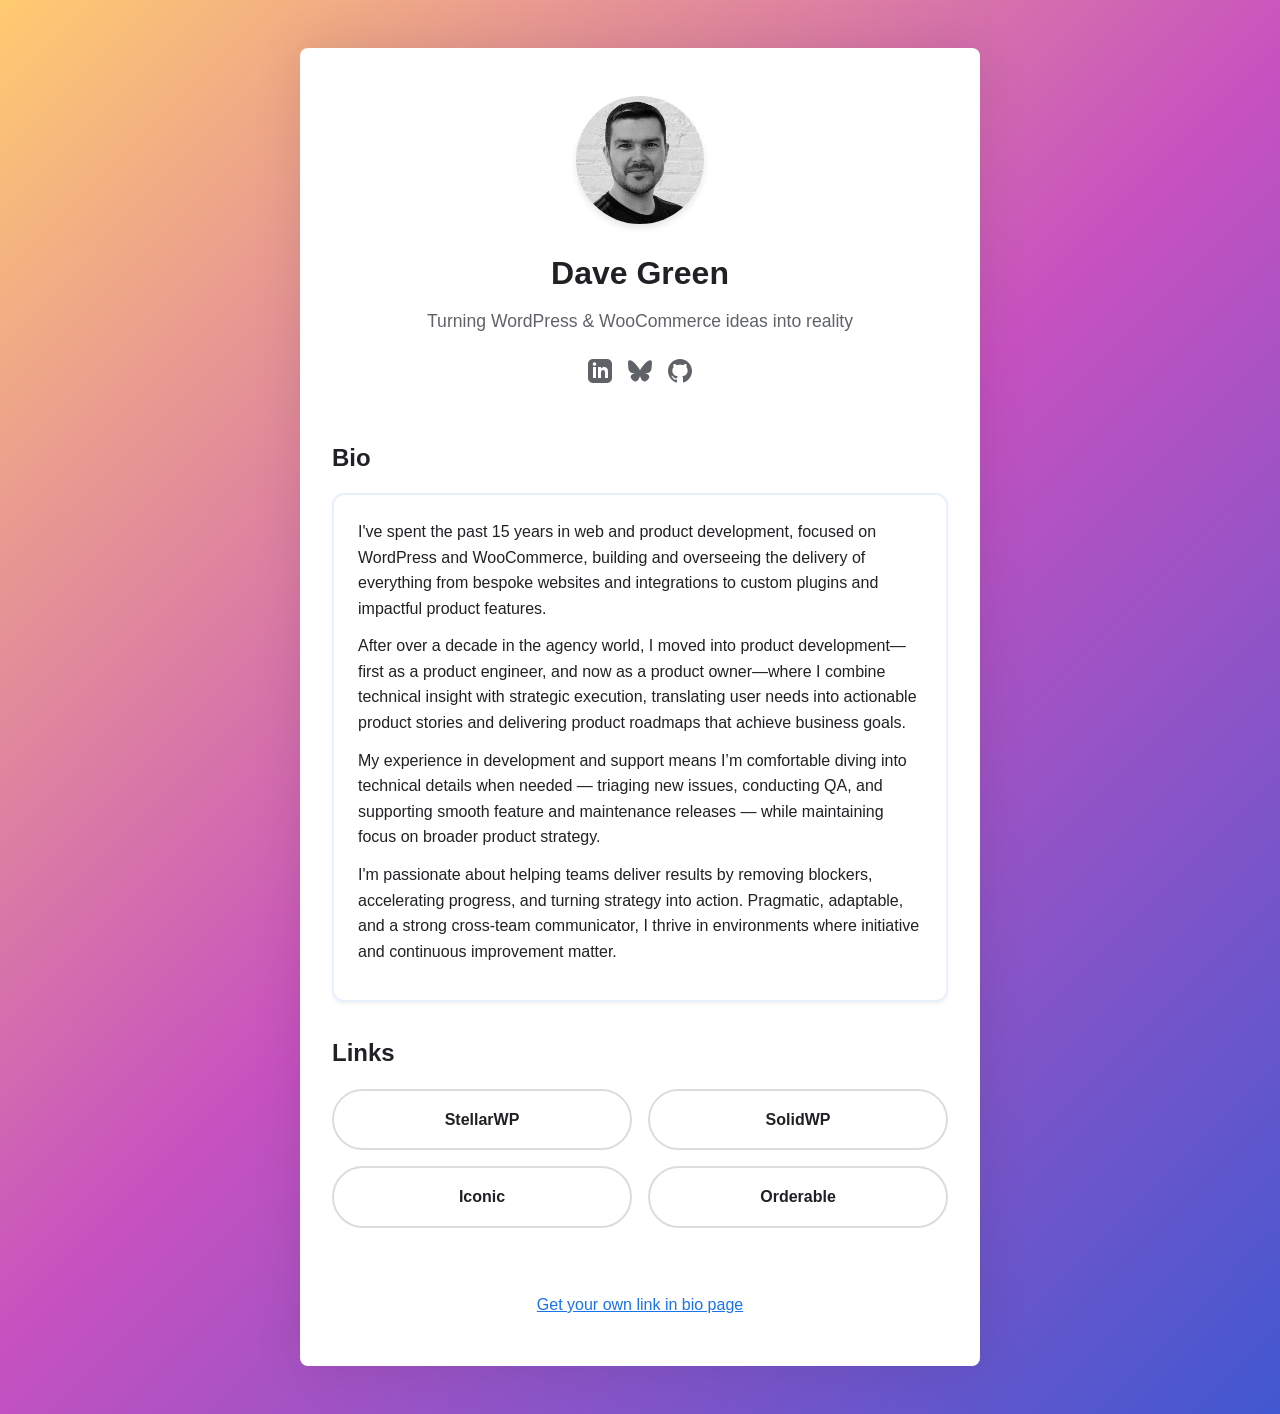
<file: index.html>
<!DOCTYPE html>
<html lang="en">
<head>
  <meta charset="UTF-8" />
  <meta name="viewport" content="width=device-width, initial-scale=1.0"/>
  <meta name="description" content="Personal bio site for Dave Green - Product Owner / Manager | Web, WordPress & WooCommerce" />
  <title id="page-title">Loading...</title>
  <style>
    /* Critical layout CSS */
    * {
      margin: 0;
      padding: 0;
      box-sizing: border-box;
    }
    
    .bio-container {
      max-width: 680px;
      margin: 3rem auto;
      padding: 2rem;
      display: flex;
      flex-direction: column;
      gap: 2rem;
      min-height: calc(100vh - 6rem);
    }
    
    .profile-header {
      text-align: center;
      padding: 1rem;
    }
    
    header #gravatar-image {
      width: 128px;
      height: 128px;
      border-radius: 50%;
      margin-bottom: 1rem;
    }
    
    .social-icons {
      display: flex;
      flex-wrap: wrap;
      justify-content: center;
      gap: 1rem;
      margin-top: 1rem;
    }
    
    .links-grid {
      display: flex;
      flex-wrap: wrap;
      gap: 1rem;
      justify-content: center;
    }
    
    .link-button {
      flex: 1 1 calc(33.333% - 1rem);
      min-width: 200px;
      max-width: 100%;
      box-sizing: border-box;
      text-align: center;
    }
    
    @media (max-width: 768px) {
      .bio-container {
        max-width: calc(100vw - 3rem);
        margin: 1.5rem;
        padding: 1rem;
        min-height: calc(100vh - 3rem);
      }
      
      .profile-image {
        width: 96px;
        height: 96px;
      }
      
      .links-grid {
        flex-direction: column;
      }
      
      .link-button {
        flex: 1 1 100%;
        min-width: 0;
      }
    }
  </style>
  <link rel="preload" href="styles/core.css" as="style">
  <link id="core-stylesheet" rel="stylesheet" href="styles/core.css" />
  <!-- Theme stylesheet will be injected by main.js -->
  <script src="crypto-js.min.js" defer></script>
  <script src="main.js" defer></script>

</head>
<body>
  <main class="bio-container" role="main">
    <header class="profile-header" role="banner">
      <img id="gravatar-image" src="avatar.jpg" alt="Profile picture of Dave Green" class="hovercard" width="128" height="128" />
      <h1 id="profile-name" aria-label="Name"></h1>
      <p id="profile-tagline" class="tagline" aria-label="Tagline"></p>
      <nav class="social-icons" aria-label="Social media links">
        <!-- Social icons will be dynamically inserted here -->
      </nav>
    </header>

    <section class="bio" aria-label="Biography">
      <h2>Bio</h2>
      <div id="bio-text"><!-- Bio will be dynamically inserted here --></div>
    </section>

    <section id="link-section" class="link-section" aria-label="Quick links">
      <h2>Links</h2>
      <div class="links-grid"><!-- Links will be dynamically inserted here --></div>
    </section>

    <!-- <section class="blog-section" aria-label="Latest blog post">
      <h2>Latest from my Blog</h2>
      <div class="blog-post">
        <div class="post-content">
          <p>Loading latest post...</p>
        </div>
      </div>
    </section> -->

    <footer class="footer" role="contentinfo">
      <!-- <div class="footer-buttons">
        <a id="contact-button" href="#" class="support-button" aria-label="Contact Me"></a>
        <a id="support-button" href="#" class="support-button" aria-label="Support button"></a>
      </div> -->
      <div class="credits">
        <p><a href="https://github.com/mathetos/mathetos.github.io">Get your own link in bio page</a></p>
      </div>
    </footer>
  </main>
  <script>
  (function() {
    function init() {
      console.log('Page initialized');
    }

    if (document.readyState !== 'loading') {
      init();
    } else {
      document.addEventListener('DOMContentLoaded', init);
    }
  })();
  </script>
</body>
</html>
</file>
<file: styles/core.css>
/* Reset */
* {
    margin: 0;
    padding: 0;
    box-sizing: border-box;
}

body {
    font-family: -apple-system, BlinkMacSystemFont, 'Segoe UI', Roboto, Oxygen, Ubuntu, Cantarell, 'Open Sans', 'Helvetica Neue', sans-serif;
    line-height: 1.6;
    color: var(--text-color);
    background: var(--background-color);
}

.bio-container {
    max-width: 680px;
    margin: 3rem auto;
    padding: 2rem;
    display: flex;
    flex-direction: column;
    gap: 2rem;
    min-height: calc(100vh - 6rem);
    background: var(--background-color);
}

.profile-header {
    text-align: center;
    padding: 1rem;
}

#gravatar-image {
    width: 128px;
    height: 128px;
    border-radius: 50%;
    margin-bottom: 1rem;
}

h1 {
    font-size: 2rem;
    margin-bottom: 0.5rem;
}


h2 {
    margin-bottom: 1rem;
    font-size: 1.5rem;
}

.tagline {
    font-size: 1.1rem;
    margin-bottom: 1.5rem;
}

.social-icons {
    display: flex;
    flex-wrap: wrap;
    justify-content: center;
    gap: 1rem;
    margin-top: 1rem;
}

.social-icons a {
    text-decoration: none;
    transition: all 0.2s ease;
}

.social-icon {
    width: 24px;
    height: 24px;
    transition: all 0.2s ease;
}

.links-grid {
    display: flex;
    flex-wrap: wrap;
    gap: 1rem;
    justify-content: center;
}

.link-button {
    flex: 1 1 calc(33.333% - 1rem);
    min-width: 200px;
    max-width: 100%;
    box-sizing: border-box;
    text-align: center;
    text-decoration: none;
    color: var(--link-color);
    background: var(--button-bg-color);
    border: 1px solid var(--border-color);
}

.link-button:hover,
.link-button:focus {
    color: var(--button-hover-text-color);
    background: var(--button-hover-bg-color);
}

.bio {
    border-radius: 12px;
}

#bio-text {
    border-radius: 12px;
    padding: 1.5rem;
}

#bio-text p {
    color: var(--text-color);
    margin-bottom: 12px;
  }

.blog-post {
    padding: 1.5rem;
    border-radius: 12px;
}

.blog-post h3 {
    margin-bottom: 0.5rem;
}

.read-more {
    display: inline-block;
    margin-top: 1rem;
    text-decoration: none;
    font-weight: 500;
}

.footer {
    text-align: center;
    margin-top: auto;
    padding: 1rem;
    color: var(--text-color);
}

.footer div {
    margin: 1rem 0 0 0
}

.support-button {
    display: inline-block;
    padding: 0.8rem 1.5rem;
    border-radius: 25px;
    text-decoration: none;
    font-weight: 500;
    transition: all 0.2s ease;
    background: var(--button-bg-color);
    color: var(--button-text-color);
    margin: 0 1rem;
}

.support-button:hover {
    background: var(--button-hover-bg-color);
    color: var(--button-hover-text-color);
}

@media (max-width: 768px) {
    .bio-container {
        max-width: calc(100vw - 3rem);
        margin: 1.5rem;
        padding: 1rem;
        min-height: calc(100vh - 3rem);
    }
    
    #gravatar-image {
        width: 96px;
        height: 96px;
    }
    
    h1 {
        font-size: 1.75rem;
    }
    
    .tagline {
        font-size: 1rem;
    }
    .links-grid {
        flex-direction: column;
    }
    .link-button {
        flex: 1 1 100%;
        min-width: 0;
    }
} 

a {
    color: var(--link-color);
}
a:hover {
    color: var(--link-hover-color);
}
</file>
